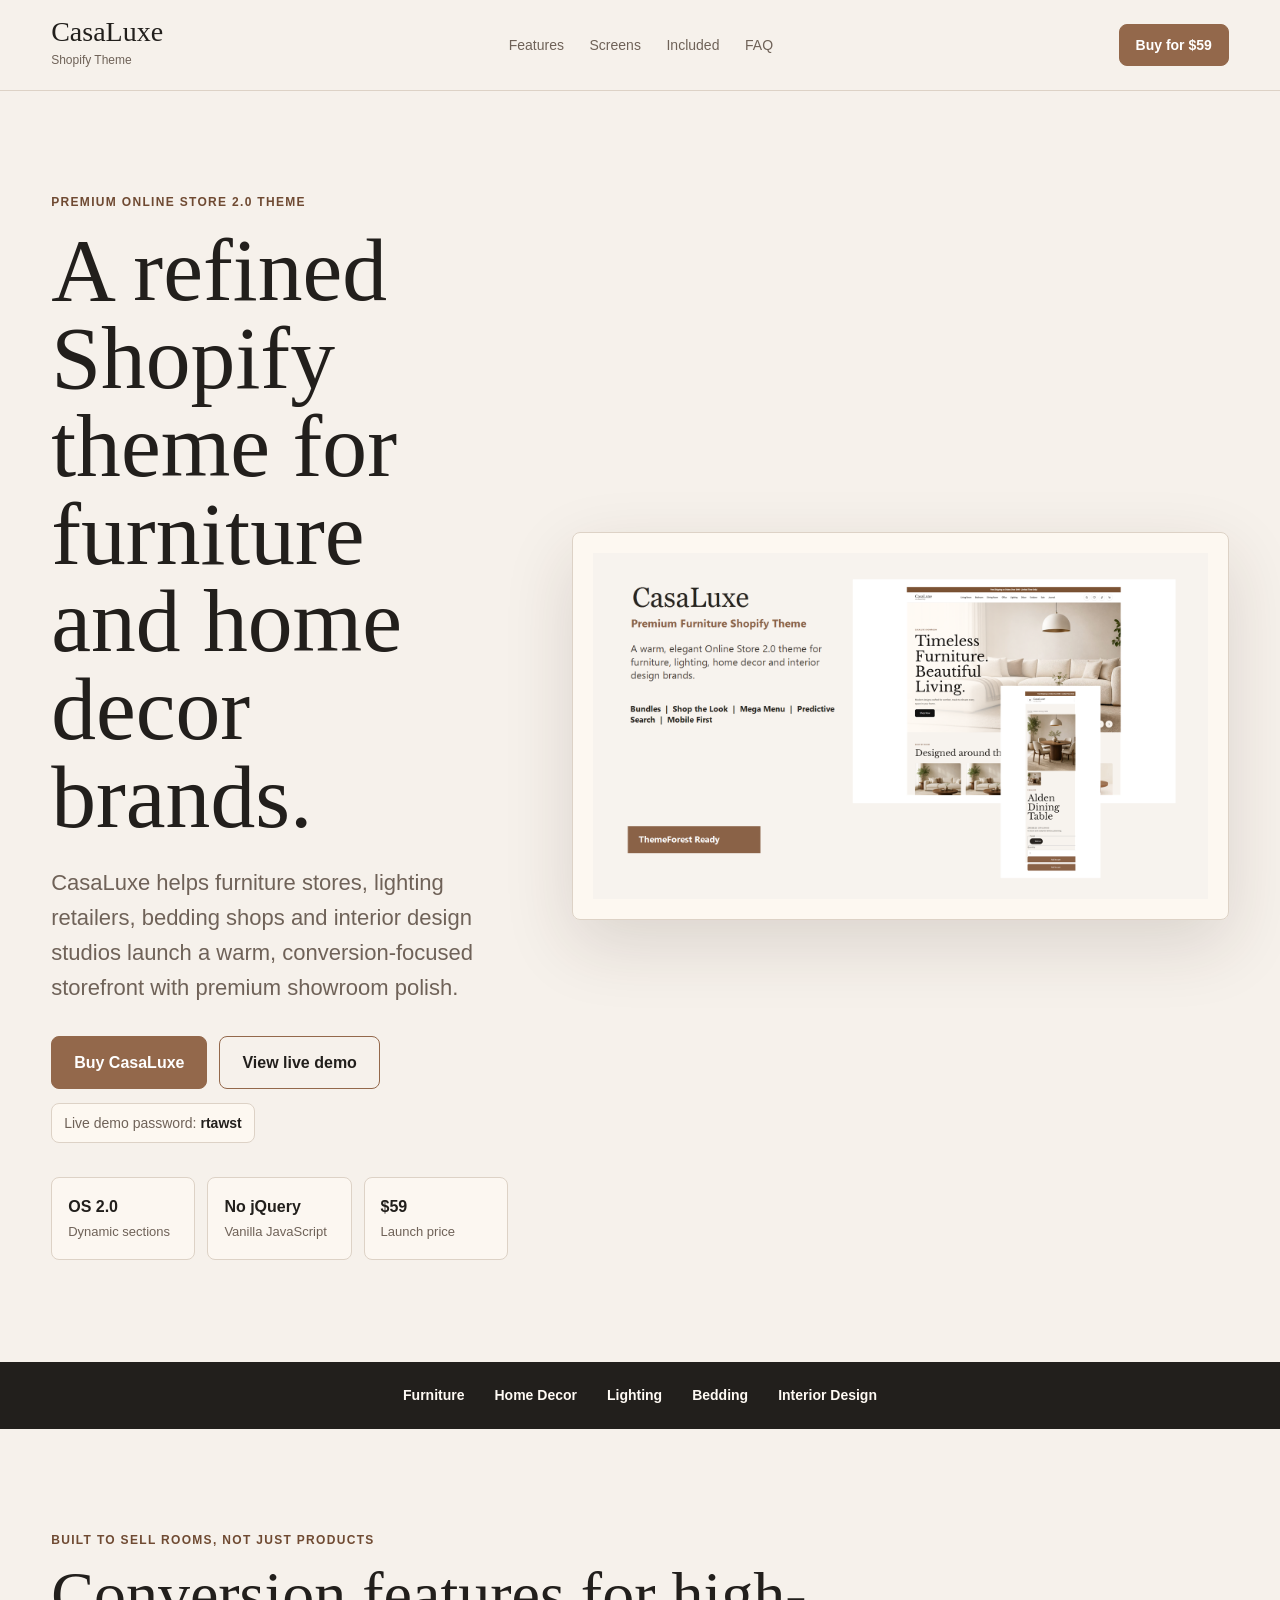
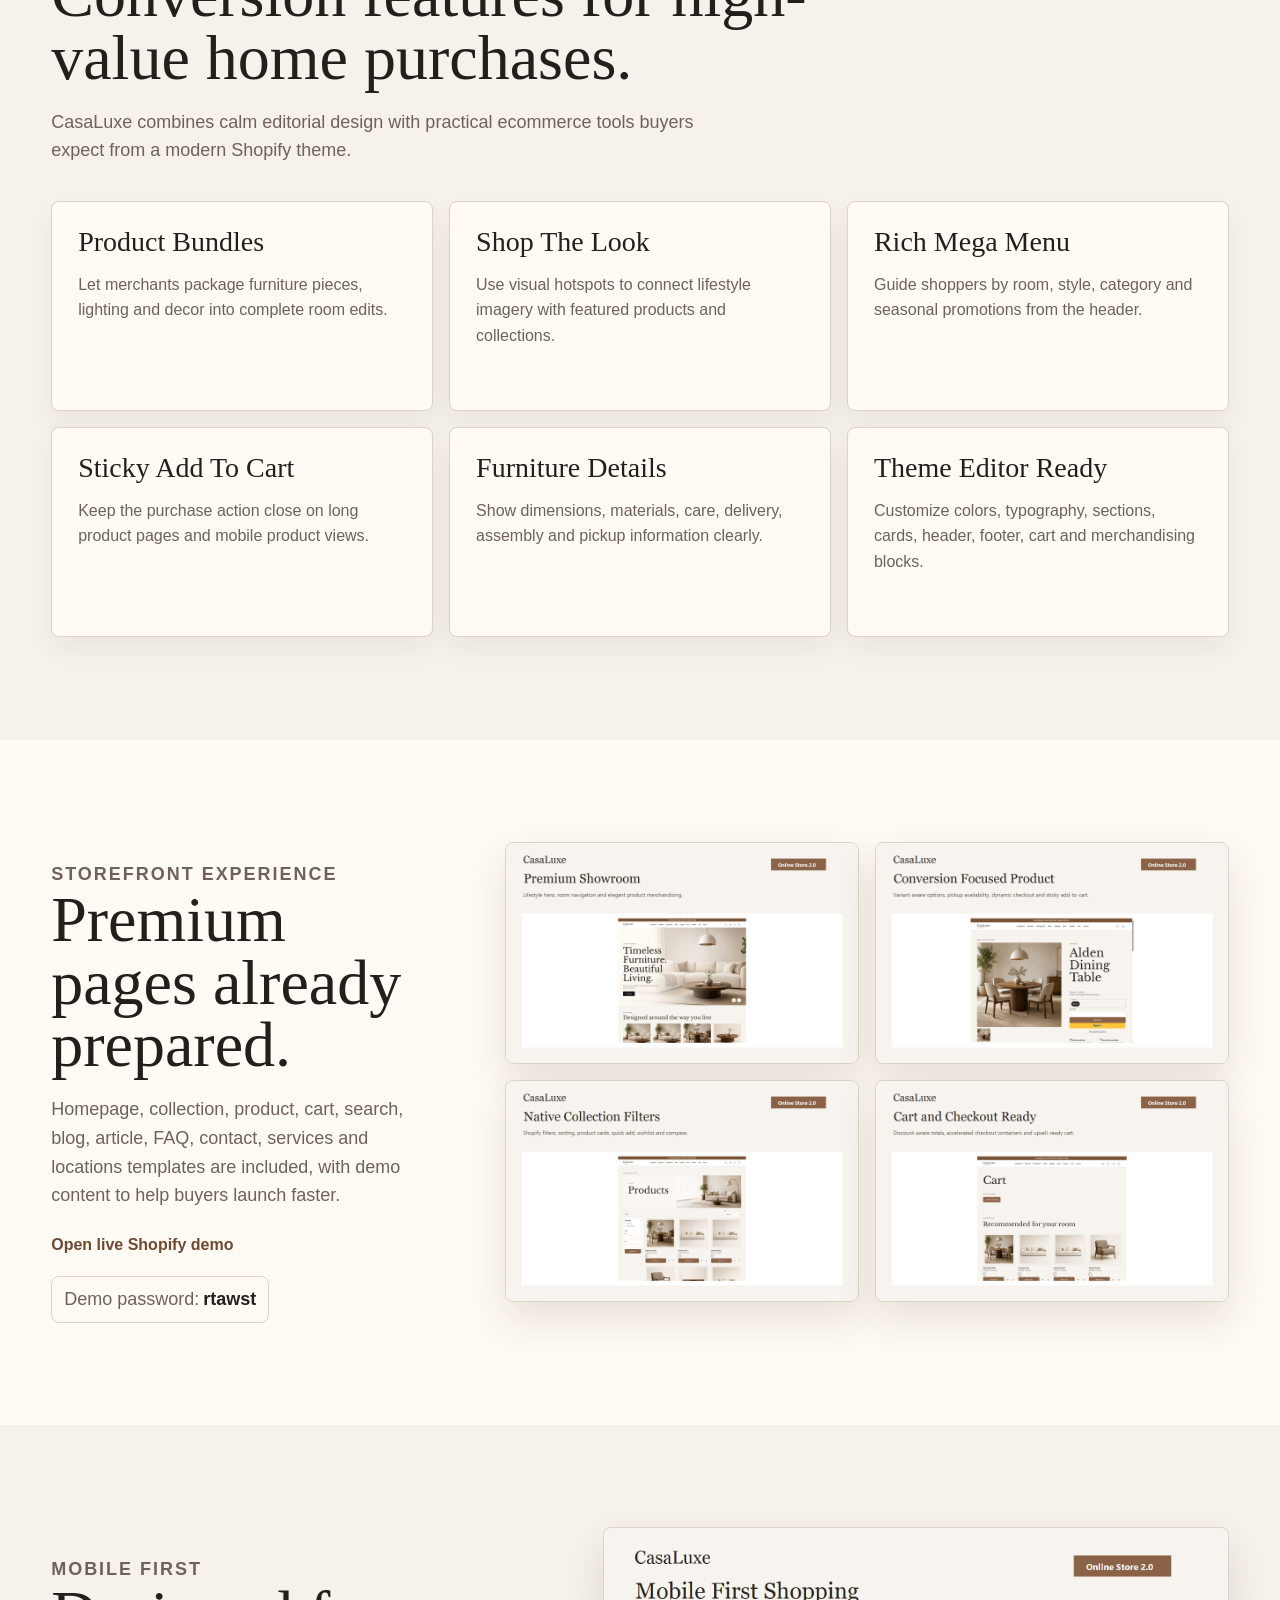
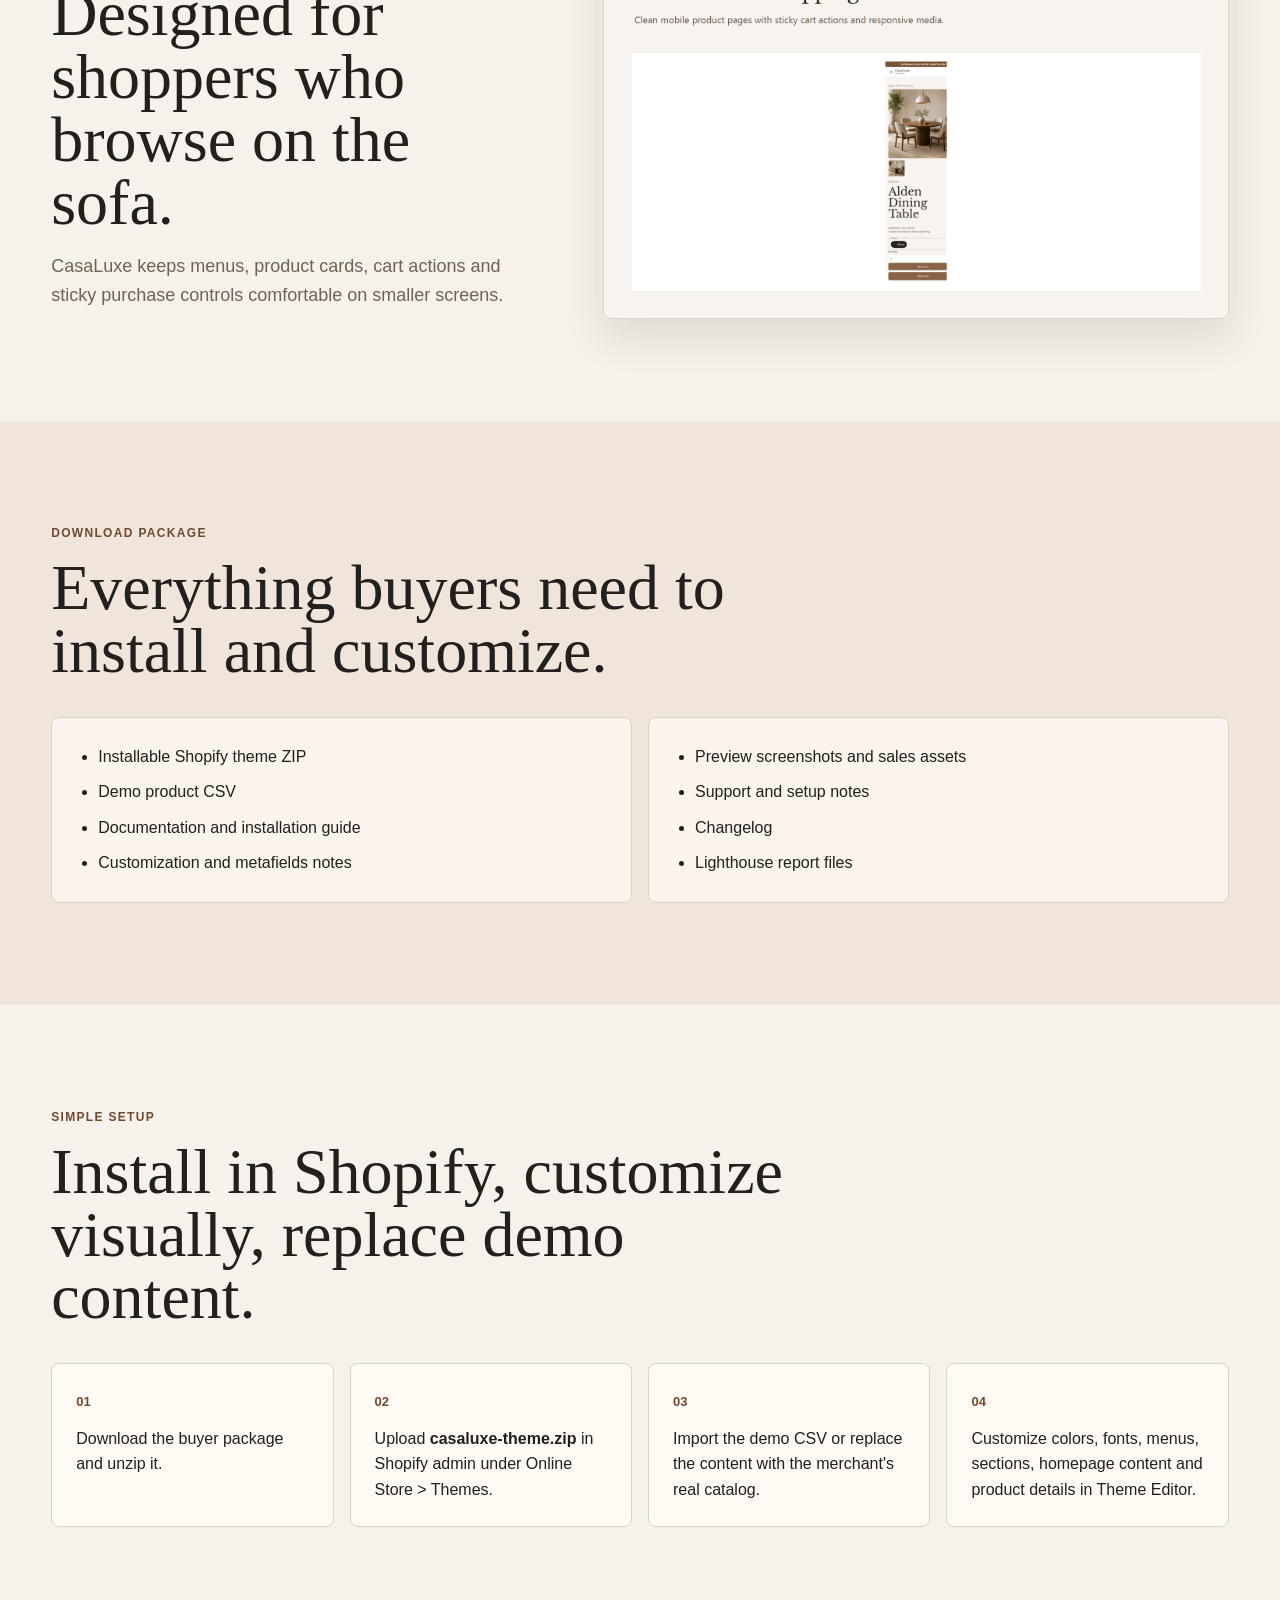
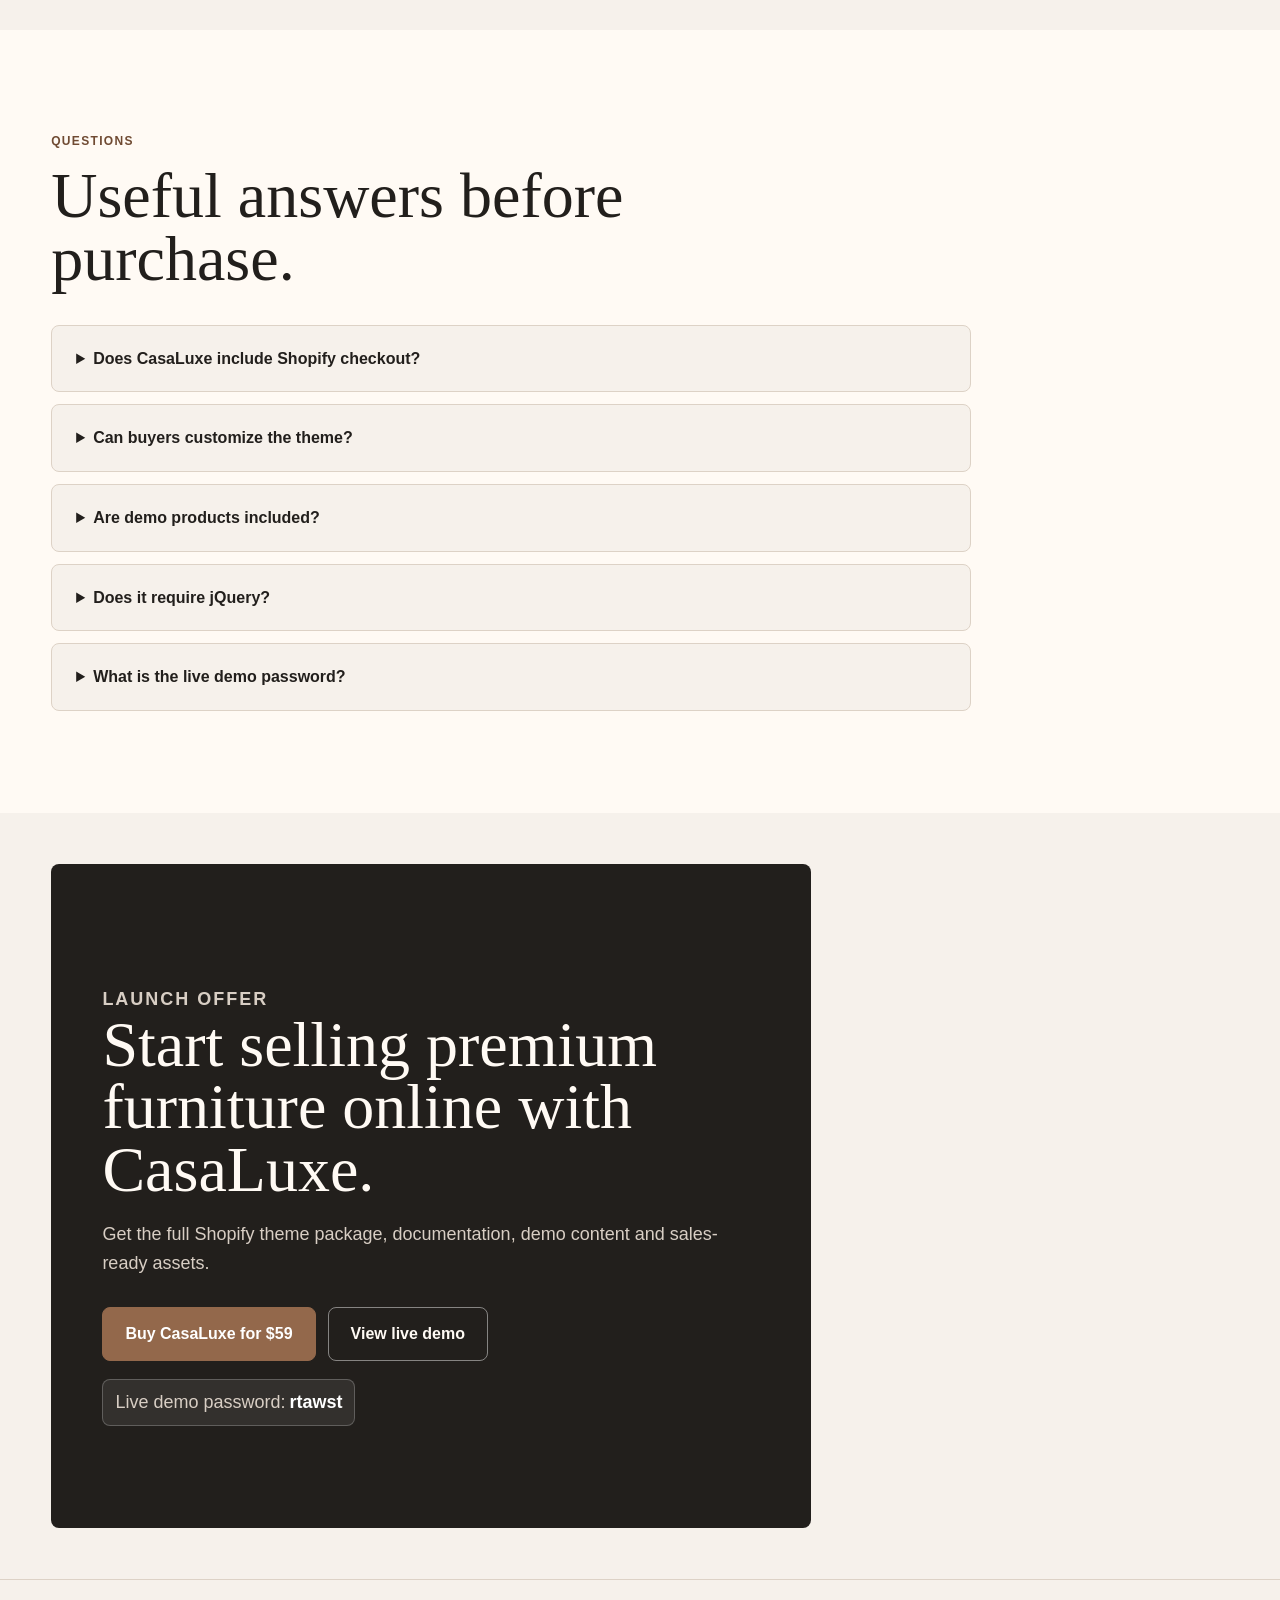
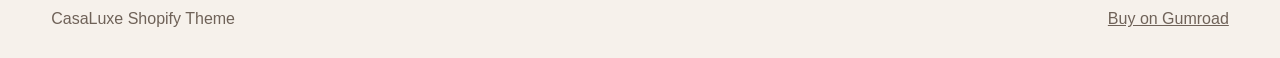
<file: index.html>
<!doctype html>
<html lang="en">
  <head>
    <meta charset="utf-8">
    <meta name="viewport" content="width=device-width, initial-scale=1">
    <title>CasaLuxe - Premium Furniture & Home Decor Shopify Theme</title>
    <meta name="description" content="CasaLuxe is a premium Shopify Online Store 2.0 theme for furniture, home decor, lighting, bedding and interior design stores. Buy the editable Shopify theme on Gumroad.">
    <link rel="canonical" href="https://casaluxe-landing.vercel.app/">
    <meta property="og:title" content="CasaLuxe - Premium Furniture & Home Decor Shopify Theme">
    <meta property="og:description" content="A warm, conversion-focused Shopify theme for furniture, home decor, lighting, bedding and interior design stores.">
    <meta property="og:type" content="website">
    <meta property="og:url" content="https://casaluxe-landing.vercel.app/">
    <meta property="og:image" content="https://casaluxe-landing.vercel.app/assets/main-preview.png">
    <meta name="twitter:card" content="summary_large_image">
    <meta name="twitter:title" content="CasaLuxe - Premium Furniture & Home Decor Shopify Theme">
    <meta name="twitter:description" content="Buy CasaLuxe on Gumroad and launch a premium furniture Shopify storefront.">
    <meta name="twitter:image" content="https://casaluxe-landing.vercel.app/assets/main-preview.png">
    <link rel="stylesheet" href="styles.css">
  </head>
  <body>
    <header class="site-header">
      <a class="brand" href="#top" aria-label="CasaLuxe landing page">
        <span>CasaLuxe</span>
        <small>Shopify Theme</small>
      </a>
      <nav class="site-nav" aria-label="Primary">
        <a href="#features">Features</a>
        <a href="#screens">Screens</a>
        <a href="#included">Included</a>
        <a href="#faq">FAQ</a>
      </nav>
      <a class="button button--small" href="https://kgaotlhael.gumroad.com/l/mnblsn">Buy for $59</a>
    </header>

    <main id="top">
      <section class="hero">
        <div class="hero__content">
          <p class="eyebrow">Premium Online Store 2.0 theme</p>
          <h1>A refined Shopify theme for furniture and home decor brands.</h1>
          <p class="lead">
            CasaLuxe helps furniture stores, lighting retailers, bedding shops and interior design studios launch a warm, conversion-focused storefront with premium showroom polish.
          </p>
          <div class="hero__actions" aria-label="Primary calls to action">
            <a class="button" href="https://kgaotlhael.gumroad.com/l/mnblsn">Buy CasaLuxe</a>
            <a class="button button--secondary" href="https://gr0vm2-04.myshopify.com/">View live demo</a>
          </div>
          <p class="demo-note">Live demo password: <strong>rtawst</strong></p>
          <dl class="stats" aria-label="Theme highlights">
            <div>
              <dt>OS 2.0</dt>
              <dd>Dynamic sections</dd>
            </div>
            <div>
              <dt>No jQuery</dt>
              <dd>Vanilla JavaScript</dd>
            </div>
            <div>
              <dt>$59</dt>
              <dd>Launch price</dd>
            </div>
          </dl>
        </div>
        <figure class="hero__media">
          <img src="assets/main-preview.png" alt="CasaLuxe Shopify theme preview showing desktop and mobile storefront screens" width="1600" height="900">
        </figure>
      </section>

      <section class="logo-strip" aria-label="Best suited for">
        <span>Furniture</span>
        <span>Home Decor</span>
        <span>Lighting</span>
        <span>Bedding</span>
        <span>Interior Design</span>
      </section>

      <section class="section" id="features">
        <div class="section__intro">
          <p class="eyebrow">Built to sell rooms, not just products</p>
          <h2>Conversion features for high-value home purchases.</h2>
          <p>
            CasaLuxe combines calm editorial design with practical ecommerce tools buyers expect from a modern Shopify theme.
          </p>
        </div>
        <div class="feature-grid">
          <article>
            <h3>Product Bundles</h3>
            <p>Let merchants package furniture pieces, lighting and decor into complete room edits.</p>
          </article>
          <article>
            <h3>Shop The Look</h3>
            <p>Use visual hotspots to connect lifestyle imagery with featured products and collections.</p>
          </article>
          <article>
            <h3>Rich Mega Menu</h3>
            <p>Guide shoppers by room, style, category and seasonal promotions from the header.</p>
          </article>
          <article>
            <h3>Sticky Add To Cart</h3>
            <p>Keep the purchase action close on long product pages and mobile product views.</p>
          </article>
          <article>
            <h3>Furniture Details</h3>
            <p>Show dimensions, materials, care, delivery, assembly and pickup information clearly.</p>
          </article>
          <article>
            <h3>Theme Editor Ready</h3>
            <p>Customize colors, typography, sections, cards, header, footer, cart and merchandising blocks.</p>
          </article>
        </div>
      </section>

      <section class="showcase" id="screens">
        <div class="showcase__text">
          <p class="eyebrow">Storefront experience</p>
          <h2>Premium pages already prepared.</h2>
          <p>
            Homepage, collection, product, cart, search, blog, article, FAQ, contact, services and locations templates are included, with demo content to help buyers launch faster.
          </p>
          <a class="text-link" href="https://gr0vm2-04.myshopify.com/">Open live Shopify demo</a>
          <p class="demo-note demo-note--inline">Demo password: <strong>rtawst</strong></p>
        </div>
        <div class="screenshot-grid">
          <img src="assets/feature-01-homepage-showroom.png" alt="CasaLuxe homepage showroom design" width="1600" height="1000" loading="lazy">
          <img src="assets/feature-02-product-conversion.png" alt="CasaLuxe product page with conversion features" width="1600" height="1000" loading="lazy">
          <img src="assets/feature-03-collection-filters.png" alt="CasaLuxe collection page with filters" width="1600" height="1000" loading="lazy">
          <img src="assets/feature-05-cart-checkout.png" alt="CasaLuxe cart and checkout features" width="1600" height="1000" loading="lazy">
        </div>
      </section>

      <section class="split">
        <div>
          <p class="eyebrow">Mobile first</p>
          <h2>Designed for shoppers who browse on the sofa.</h2>
          <p>
            CasaLuxe keeps menus, product cards, cart actions and sticky purchase controls comfortable on smaller screens.
          </p>
        </div>
        <figure>
          <img src="assets/feature-04-mobile-product.png" alt="CasaLuxe mobile product page" width="1600" height="1000" loading="lazy">
        </figure>
      </section>

      <section class="section section--warm" id="included">
        <div class="section__intro">
          <p class="eyebrow">Download package</p>
          <h2>Everything buyers need to install and customize.</h2>
        </div>
        <div class="included-grid">
          <ul>
            <li>Installable Shopify theme ZIP</li>
            <li>Demo product CSV</li>
            <li>Documentation and installation guide</li>
            <li>Customization and metafields notes</li>
          </ul>
          <ul>
            <li>Preview screenshots and sales assets</li>
            <li>Support and setup notes</li>
            <li>Changelog</li>
            <li>Lighthouse report files</li>
          </ul>
        </div>
      </section>

      <section class="section">
        <div class="section__intro">
          <p class="eyebrow">Simple setup</p>
          <h2>Install in Shopify, customize visually, replace demo content.</h2>
        </div>
        <ol class="steps">
          <li>
            <span>01</span>
            <p>Download the buyer package and unzip it.</p>
          </li>
          <li>
            <span>02</span>
            <p>Upload <strong>casaluxe-theme.zip</strong> in Shopify admin under Online Store &gt; Themes.</p>
          </li>
          <li>
            <span>03</span>
            <p>Import the demo CSV or replace the content with the merchant's real catalog.</p>
          </li>
          <li>
            <span>04</span>
            <p>Customize colors, fonts, menus, sections, homepage content and product details in Theme Editor.</p>
          </li>
        </ol>
      </section>

      <section class="section section--faq" id="faq">
        <div class="section__intro">
          <p class="eyebrow">Questions</p>
          <h2>Useful answers before purchase.</h2>
        </div>
        <div class="faq-list">
          <details>
            <summary>Does CasaLuxe include Shopify checkout?</summary>
            <p>CasaLuxe supports Shopify's native checkout, dynamic checkout buttons and accelerated checkout containers. Payment providers are configured in Shopify admin.</p>
          </details>
          <details>
            <summary>Can buyers customize the theme?</summary>
            <p>Yes. CasaLuxe uses Online Store 2.0 sections, theme blocks and global settings for colors, typography, buttons, cards, spacing, header, footer and cart options.</p>
          </details>
          <details>
            <summary>Are demo products included?</summary>
            <p>Yes. The package includes a demo product CSV and documentation. Buyers should replace demo content with their own products and licensed imagery before launching.</p>
          </details>
          <details>
            <summary>Does it require jQuery?</summary>
            <p>No. CasaLuxe uses vanilla JavaScript and avoids heavy frontend dependencies.</p>
          </details>
          <details>
            <summary>What is the live demo password?</summary>
            <p>Use <strong>rtawst</strong> if Shopify asks for the storefront password when opening the live demo.</p>
          </details>
        </div>
      </section>

      <section class="cta">
        <p class="eyebrow">Launch offer</p>
        <h2>Start selling premium furniture online with CasaLuxe.</h2>
        <p>Get the full Shopify theme package, documentation, demo content and sales-ready assets.</p>
        <div class="hero__actions">
          <a class="button" href="https://kgaotlhael.gumroad.com/l/mnblsn">Buy CasaLuxe for $59</a>
          <a class="button button--secondary" href="https://gr0vm2-04.myshopify.com/">View live demo</a>
        </div>
        <p class="demo-note demo-note--dark">Live demo password: <strong>rtawst</strong></p>
      </section>
    </main>

    <footer class="site-footer">
      <p>CasaLuxe Shopify Theme</p>
      <a href="https://kgaotlhael.gumroad.com/l/mnblsn">Buy on Gumroad</a>
    </footer>
  </body>
</html>
</file>
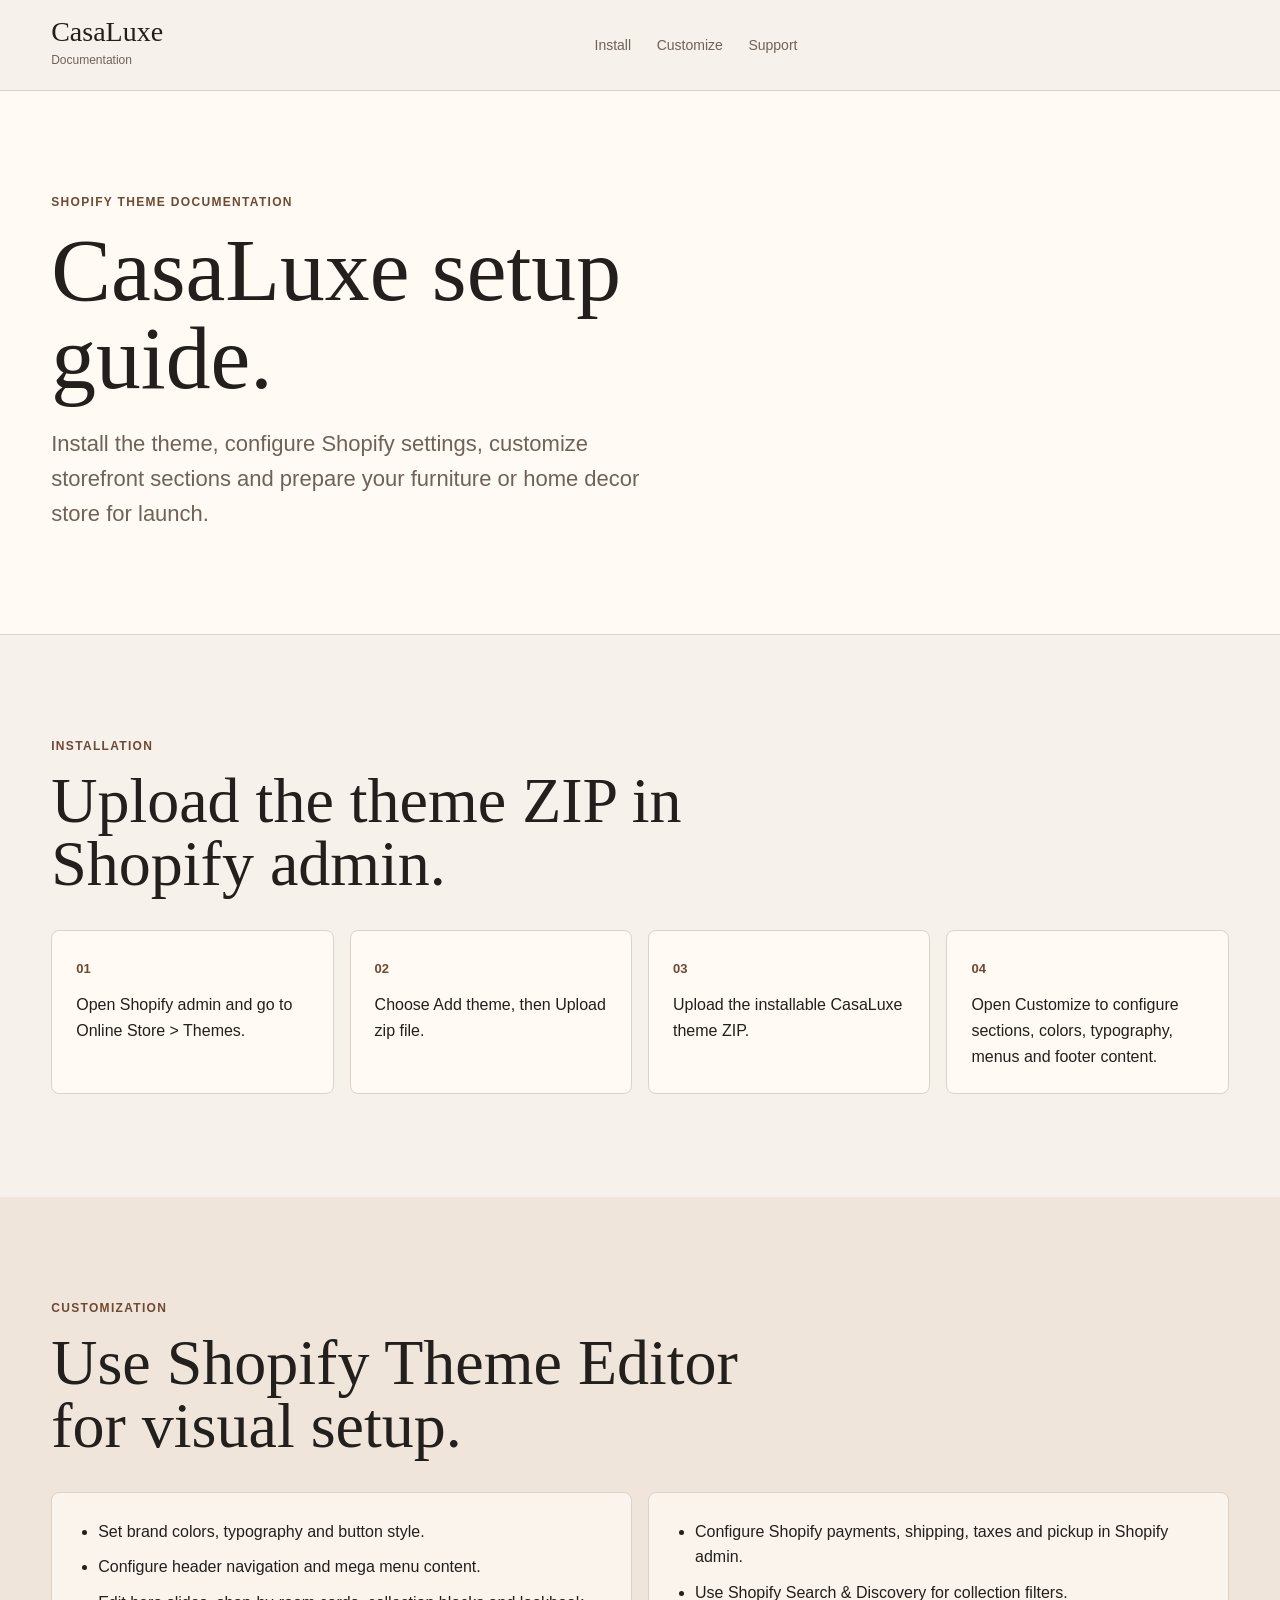
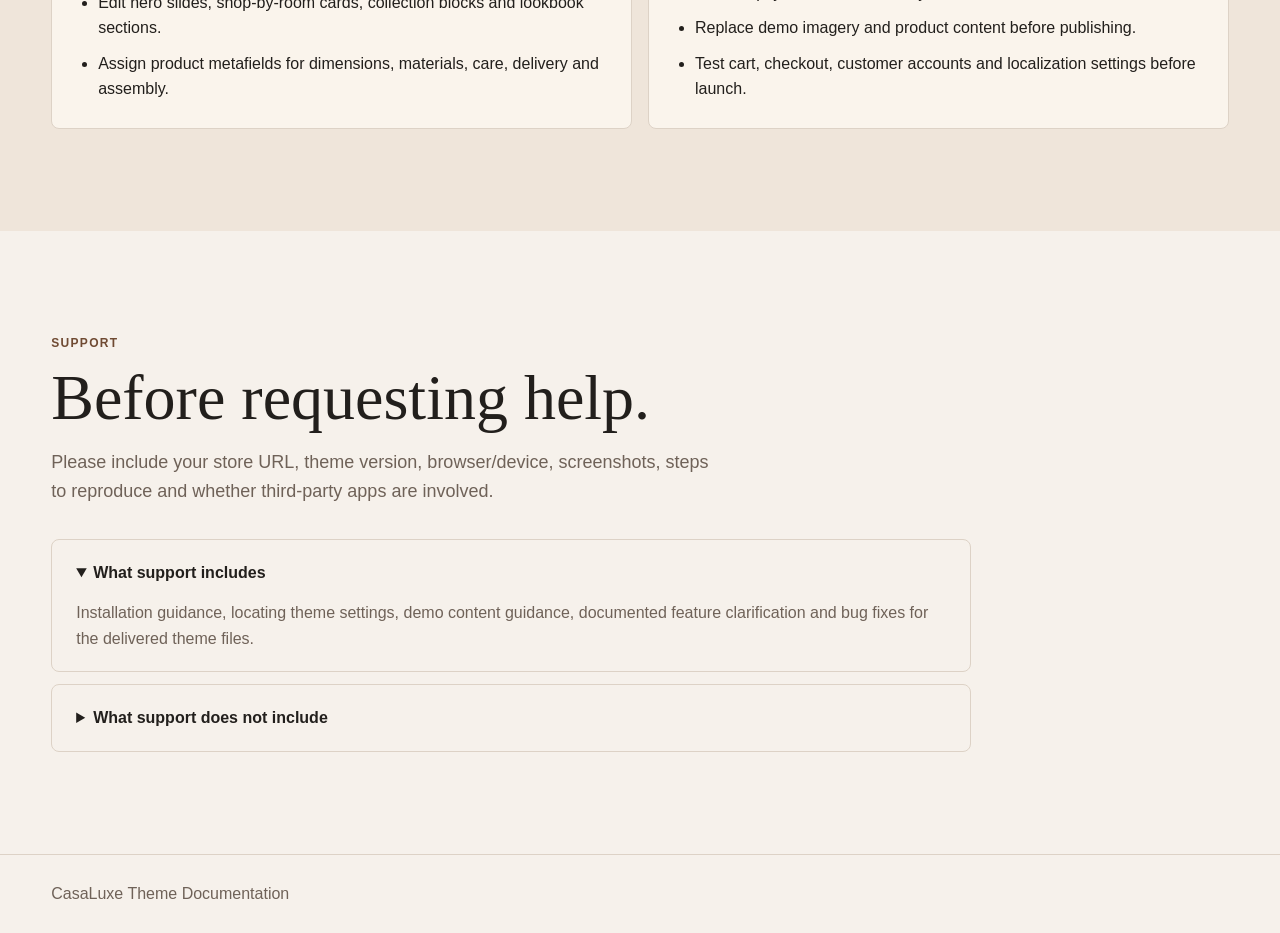
<file: docs.html>
<!doctype html>
<html lang="en">
  <head>
    <meta charset="utf-8">
    <meta name="viewport" content="width=device-width, initial-scale=1">
    <title>CasaLuxe Theme Documentation</title>
    <meta name="description" content="Installation and customization documentation for the CasaLuxe Shopify theme.">
    <link rel="stylesheet" href="styles.css">
  </head>
  <body>
    <header class="site-header">
      <a class="brand" href="/" aria-label="CasaLuxe">
        <span>CasaLuxe</span>
        <small>Documentation</small>
      </a>
      <nav class="site-nav" aria-label="Documentation">
        <a href="#install">Install</a>
        <a href="#customize">Customize</a>
        <a href="#support">Support</a>
      </nav>
    </header>

    <main>
      <section class="hero hero--docs">
        <div class="hero__content">
          <p class="eyebrow">Shopify Theme Documentation</p>
          <h1>CasaLuxe setup guide.</h1>
          <p class="lead">Install the theme, configure Shopify settings, customize storefront sections and prepare your furniture or home decor store for launch.</p>
        </div>
      </section>

      <section class="section" id="install">
        <div class="section__intro">
          <p class="eyebrow">Installation</p>
          <h2>Upload the theme ZIP in Shopify admin.</h2>
        </div>
        <ol class="steps">
          <li><span>01</span><p>Open Shopify admin and go to Online Store &gt; Themes.</p></li>
          <li><span>02</span><p>Choose Add theme, then Upload zip file.</p></li>
          <li><span>03</span><p>Upload the installable CasaLuxe theme ZIP.</p></li>
          <li><span>04</span><p>Open Customize to configure sections, colors, typography, menus and footer content.</p></li>
        </ol>
      </section>

      <section class="section section--warm" id="customize">
        <div class="section__intro">
          <p class="eyebrow">Customization</p>
          <h2>Use Shopify Theme Editor for visual setup.</h2>
        </div>
        <div class="included-grid">
          <ul>
            <li>Set brand colors, typography and button style.</li>
            <li>Configure header navigation and mega menu content.</li>
            <li>Edit hero slides, shop-by-room cards, collection blocks and lookbook sections.</li>
            <li>Assign product metafields for dimensions, materials, care, delivery and assembly.</li>
          </ul>
          <ul>
            <li>Configure Shopify payments, shipping, taxes and pickup in Shopify admin.</li>
            <li>Use Shopify Search & Discovery for collection filters.</li>
            <li>Replace demo imagery and product content before publishing.</li>
            <li>Test cart, checkout, customer accounts and localization settings before launch.</li>
          </ul>
        </div>
      </section>

      <section class="section" id="support">
        <div class="section__intro">
          <p class="eyebrow">Support</p>
          <h2>Before requesting help.</h2>
          <p>Please include your store URL, theme version, browser/device, screenshots, steps to reproduce and whether third-party apps are involved.</p>
        </div>
        <div class="faq-list">
          <details open>
            <summary>What support includes</summary>
            <p>Installation guidance, locating theme settings, demo content guidance, documented feature clarification and bug fixes for the delivered theme files.</p>
          </details>
          <details>
            <summary>What support does not include</summary>
            <p>Custom development, product data entry, third-party app setup, payment provider approval, custom design services or image licensing.</p>
          </details>
        </div>
      </section>
    </main>

    <footer class="site-footer">
      <p>CasaLuxe Theme Documentation</p>
    </footer>
  </body>
</html>
</file>
<file: styles.css>
:root {
  --bg: #f6f1eb;
  --surface: #fffaf4;
  --surface-strong: #efe5da;
  --ink: #221f1c;
  --muted: #6f6258;
  --line: #ddd2c6;
  --accent: #93684b;
  --accent-dark: #6f4a32;
  --white: #ffffff;
  --shadow: 0 24px 70px rgba(54, 38, 27, 0.14);
  --radius: 8px;
}

* {
  box-sizing: border-box;
}

html {
  scroll-behavior: smooth;
}

body {
  margin: 0;
  background: var(--bg);
  color: var(--ink);
  font-family: Arial, Helvetica, sans-serif;
  line-height: 1.6;
  overflow-x: hidden;
}

img {
  display: block;
  max-width: 100%;
  height: auto;
}

a {
  color: inherit;
}

.site-header {
  position: sticky;
  top: 0;
  z-index: 10;
  display: grid;
  grid-template-columns: auto 1fr auto;
  gap: 24px;
  align-items: center;
  padding: 18px clamp(18px, 4vw, 56px);
  background: rgba(246, 241, 235, 0.92);
  border-bottom: 1px solid var(--line);
  backdrop-filter: blur(14px);
}

.brand {
  text-decoration: none;
}

.brand span {
  display: block;
  font-family: Georgia, "Times New Roman", serif;
  font-size: 28px;
  line-height: 1;
}

.brand small {
  color: var(--muted);
  font-size: 12px;
}

.site-nav {
  display: flex;
  justify-content: center;
  gap: clamp(14px, 2vw, 28px);
  color: var(--muted);
  font-size: 14px;
}

.site-nav a,
.text-link {
  text-decoration: none;
}

.site-nav a:hover,
.text-link:hover {
  color: var(--accent-dark);
}

.button {
  display: inline-flex;
  min-height: 48px;
  align-items: center;
  justify-content: center;
  border: 1px solid var(--accent);
  border-radius: var(--radius);
  padding: 13px 22px;
  background: var(--accent);
  color: var(--white);
  font-weight: 700;
  text-decoration: none;
  transition: transform 160ms ease, background 160ms ease, border-color 160ms ease;
}

.button:hover {
  background: var(--accent-dark);
  border-color: var(--accent-dark);
  transform: translateY(-1px);
}

.button:focus-visible,
a:focus-visible,
summary:focus-visible {
  outline: 3px solid rgba(147, 104, 75, 0.35);
  outline-offset: 3px;
}

.button--secondary {
  background: transparent;
  color: var(--ink);
}

.button--small {
  min-height: 40px;
  padding: 9px 16px;
  font-size: 14px;
}

.hero {
  display: grid;
  grid-template-columns: minmax(0, 0.82fr) minmax(0, 1.18fr);
  gap: clamp(28px, 5vw, 72px);
  align-items: center;
  padding: clamp(56px, 8vw, 112px) clamp(18px, 4vw, 56px);
}

.hero--docs {
  grid-template-columns: 1fr;
  min-height: 430px;
  background: var(--surface);
  border-bottom: 1px solid var(--line);
}

.hero__content,
.section__intro,
.showcase__text,
.split > div,
.cta {
  max-width: 760px;
  min-width: 0;
}

.eyebrow {
  margin: 0 0 14px;
  color: var(--accent-dark);
  font-size: 12px;
  font-weight: 800;
  letter-spacing: 0.11em;
  text-transform: uppercase;
}

h1,
h2,
h3 {
  margin: 0;
  font-family: Georgia, "Times New Roman", serif;
  font-weight: 500;
  line-height: 0.98;
  overflow-wrap: break-word;
}

h1 {
  max-width: 720px;
  font-size: clamp(48px, 7vw, 96px);
}

h2 {
  font-size: clamp(38px, 5vw, 72px);
}

h3 {
  font-size: 28px;
}

.lead {
  max-width: 620px;
  margin: 24px 0 0;
  color: var(--muted);
  font-size: clamp(18px, 2vw, 22px);
}

.hero__actions {
  display: flex;
  flex-wrap: wrap;
  gap: 12px;
  margin-top: 30px;
}

.demo-note {
  display: inline-flex;
  align-items: center;
  min-height: 36px;
  margin: 14px 0 0;
  padding: 8px 12px;
  background: rgba(255, 250, 244, 0.78);
  border: 1px solid var(--line);
  border-radius: var(--radius);
  color: var(--muted);
  font-size: 14px;
}

.demo-note strong {
  color: var(--ink);
  margin-left: 4px;
}

.demo-note--inline {
  display: flex;
  width: fit-content;
}

.demo-note--dark {
  background: rgba(255, 255, 255, 0.08);
  border-color: rgba(255, 255, 255, 0.22);
  color: #d8cec4;
}

.demo-note--dark strong {
  color: var(--white);
}

.hero__media {
  margin: 0;
  padding: clamp(10px, 2vw, 20px);
  background: rgba(255, 250, 244, 0.78);
  border: 1px solid var(--line);
  border-radius: var(--radius);
  box-shadow: var(--shadow);
}

.stats {
  display: grid;
  grid-template-columns: repeat(3, 1fr);
  gap: 12px;
  max-width: 620px;
  margin: 34px 0 0;
}

.stats div {
  padding: 16px;
  background: rgba(255, 250, 244, 0.7);
  border: 1px solid var(--line);
  border-radius: var(--radius);
}

.stats dt {
  font-weight: 800;
}

.stats dd {
  margin: 2px 0 0;
  color: var(--muted);
  font-size: 13px;
}

.logo-strip {
  display: flex;
  flex-wrap: wrap;
  justify-content: center;
  gap: 12px 30px;
  padding: 22px clamp(18px, 4vw, 56px);
  background: var(--ink);
  color: var(--surface);
  font-size: 14px;
  font-weight: 700;
}

.section,
.showcase,
.split,
.cta {
  padding: clamp(56px, 8vw, 110px) clamp(18px, 4vw, 56px);
}

.section__intro p:not(.eyebrow),
.showcase__text p,
.split p,
.cta p {
  max-width: 660px;
  margin: 18px 0 0;
  color: var(--muted);
  font-size: 18px;
}

.feature-grid {
  display: grid;
  grid-template-columns: repeat(3, minmax(0, 1fr));
  gap: 16px;
  margin-top: 36px;
}

.feature-grid article {
  min-height: 210px;
  padding: 26px;
  background: var(--surface);
  border: 1px solid var(--line);
  border-radius: var(--radius);
  box-shadow: 0 12px 30px rgba(54, 38, 27, 0.06);
}

.feature-grid p {
  margin: 16px 0 0;
  color: var(--muted);
}

.showcase {
  display: grid;
  grid-template-columns: minmax(0, 0.7fr) minmax(0, 1.3fr);
  gap: clamp(28px, 5vw, 64px);
  align-items: start;
  background: var(--surface);
}

.text-link {
  display: inline-flex;
  margin-top: 22px;
  color: var(--accent-dark);
  font-weight: 800;
}

.screenshot-grid {
  display: grid;
  grid-template-columns: repeat(2, minmax(0, 1fr));
  gap: 16px;
}

.screenshot-grid img,
.split figure img {
  border: 1px solid var(--line);
  border-radius: var(--radius);
  box-shadow: 0 18px 40px rgba(54, 38, 27, 0.12);
}

.split {
  display: grid;
  grid-template-columns: minmax(0, 0.78fr) minmax(0, 1fr);
  gap: clamp(28px, 5vw, 64px);
  align-items: center;
}

.split figure {
  margin: 0;
}

.section--warm {
  background: var(--surface-strong);
}

.included-grid {
  display: grid;
  grid-template-columns: repeat(2, minmax(0, 1fr));
  gap: 16px;
  margin-top: 34px;
}

.included-grid ul {
  margin: 0;
  padding: 26px 26px 26px 46px;
  background: rgba(255, 250, 244, 0.72);
  border: 1px solid var(--line);
  border-radius: var(--radius);
}

.included-grid li + li {
  margin-top: 10px;
}

.steps {
  display: grid;
  grid-template-columns: repeat(4, minmax(0, 1fr));
  gap: 16px;
  margin: 34px 0 0;
  padding: 0;
  list-style: none;
}

.steps li {
  padding: 24px;
  background: var(--surface);
  border: 1px solid var(--line);
  border-radius: var(--radius);
}

.steps span {
  color: var(--accent-dark);
  font-size: 13px;
  font-weight: 900;
}

.steps p {
  margin: 12px 0 0;
}

.section--faq {
  background: var(--surface);
}

.faq-list {
  display: grid;
  gap: 12px;
  max-width: 920px;
  margin-top: 34px;
}

details {
  padding: 20px 24px;
  background: var(--bg);
  border: 1px solid var(--line);
  border-radius: var(--radius);
}

summary {
  cursor: pointer;
  font-weight: 800;
}

details p {
  margin: 14px 0 0;
  color: var(--muted);
}

.cta {
  margin: clamp(28px, 4vw, 56px);
  background: var(--ink);
  border-radius: var(--radius);
  color: var(--surface);
}

.cta p {
  color: #d8cec4;
}

.cta .button--secondary {
  border-color: rgba(255, 255, 255, 0.45);
  color: var(--surface);
}

.site-footer {
  display: flex;
  flex-wrap: wrap;
  justify-content: space-between;
  gap: 16px;
  padding: 26px clamp(18px, 4vw, 56px);
  border-top: 1px solid var(--line);
  color: var(--muted);
}

.site-footer p {
  margin: 0;
}

@media (max-width: 980px) {
  .site-header {
    grid-template-columns: 1fr auto;
  }

  .site-nav {
    display: none;
  }

  .hero,
  .showcase,
  .split {
    grid-template-columns: 1fr;
  }

  .feature-grid,
  .steps {
    grid-template-columns: repeat(2, minmax(0, 1fr));
  }
}

@media (max-width: 640px) {
  .site-header {
    grid-template-columns: minmax(0, 1fr) auto;
    padding: 14px 16px;
  }

  .brand span {
    font-size: 24px;
  }

  h1 {
    font-size: 38px;
  }

  .lead {
    font-size: 17px;
  }

  .button--small {
    width: auto;
    min-height: 38px;
    padding-inline: 12px;
  }

  .hero,
  .section,
  .showcase,
  .split,
  .cta {
    padding: 44px 16px;
  }

  .cta {
    margin: 16px;
  }

  .hero__actions,
  .stats,
  .feature-grid,
  .screenshot-grid,
  .included-grid,
  .steps {
    grid-template-columns: 1fr;
  }

  .button {
    width: 100%;
  }

  .demo-note {
    display: flex;
    width: 100%;
    justify-content: center;
  }

  .site-header .button {
    width: auto;
    white-space: nowrap;
  }
}

@media (max-width: 430px) {
  .site-header .button {
    display: none;
  }
}

@media (prefers-reduced-motion: reduce) {
  *,
  *::before,
  *::after {
    scroll-behavior: auto !important;
    transition-duration: 0.01ms !important;
  }
}
</file>
